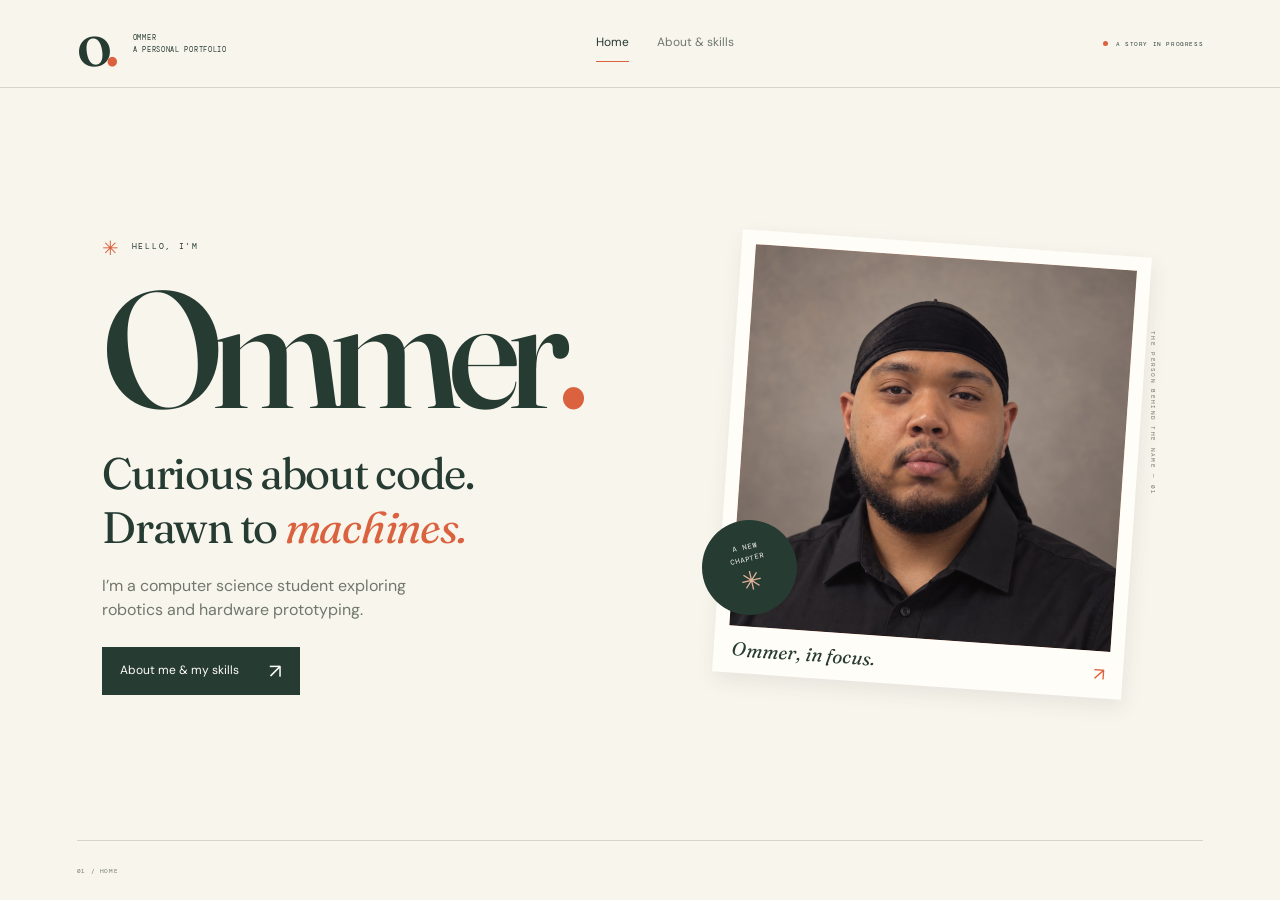
<file: index.html>
<!doctype html>
<html lang="en">
<head>
  <meta charset="utf-8">
  <meta name="viewport" content="width=device-width,initial-scale=1">
  <meta name="theme-color" content="#f8f5ed">
  <meta name="description" content="Meet Ommer, a computer science student exploring robotics and hardware prototyping.">
  <title>Ommer — Computer science, robotics &amp; prototyping</title>
  <link rel="icon" href="favicon.svg" type="image/svg+xml">
  <link rel="stylesheet" href="styles.css">
</head>
<body class="portfolio-page home-page">
  <a href="#main" class="skip-link">Skip to content</a>
  <header class="site-header">
    <a class="brand" href="index.html" aria-label="Ommer, home">o<span>.</span><span class="brand-caption">OMMER<br>A PERSONAL PORTFOLIO</span></a>
    <nav aria-label="Main navigation">
      <a href="index.html" aria-current="page">Home</a>
      <a href="about.html">About &amp; skills</a>
    </nav>
    <span class="header-note"><i></i> A STORY IN PROGRESS</span>
  </header>
  <main id="main" class="hero screen-main" tabindex="-1" aria-labelledby="hero-title">
    <div class="hero-copy">
      <p class="eyebrow"><span class="small-star" aria-hidden="true">✳</span> HELLO, I’M</p>
      <h1 id="hero-title">Ommer<span>.</span></h1>
      <p class="hero-line">Curious about code.<br> Drawn to <em>machines.</em></p>
      <p class="hero-description">I’m a computer science student exploring robotics and hardware prototyping.</p>
      <div class="hero-actions">
        <a class="button" href="about.html">About me &amp; my skills <span aria-hidden="true">↗</span></a>
      </div>
    </div>
    <div class="hero-photo-area">
      <span class="photo-side-label" aria-hidden="true">THE PERSON BEHIND THE NAME — 01</span>
      <figure class="portrait-card">
        <div class="portrait-space">
          <img src="assets/ommer-professional-v1.jpg" alt="Portrait of Ommer" width="1122" height="1402" decoding="async" fetchpriority="high">
        </div>
        <figcaption><span>Ommer, in focus.</span><span class="caption-arrow" aria-hidden="true">↗</span></figcaption>
      </figure>
      <span class="round-stamp" aria-hidden="true">A NEW<br>CHAPTER<span>✳</span></span>
    </div>
  </main>
  <footer class="screen-footer">
    <span>01 / HOME</span>
  </footer>
</body>
</html>
</file>
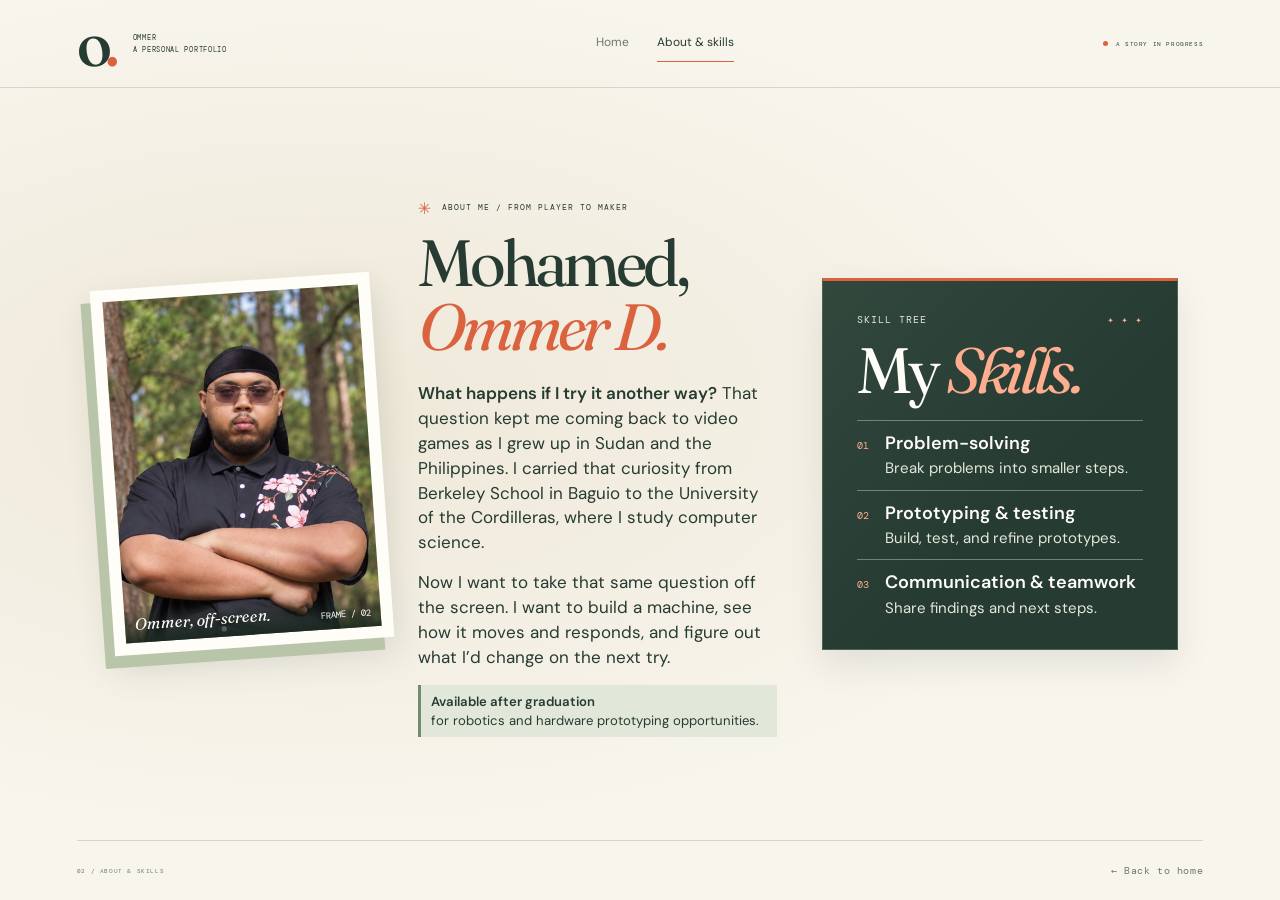
<file: about.html>
<!doctype html>
<html lang="en">
<head>
  <meta charset="utf-8">
  <meta name="viewport" content="width=device-width,initial-scale=1">
  <meta name="theme-color" content="#f8f5ed">
  <meta name="description" content="Meet Mohamed, Ommer D., a computer science student exploring robotics and hardware prototyping.">
  <title>About Me &amp; My Skills — Mohamed, Ommer D.</title>
  <link rel="icon" href="favicon.svg" type="image/svg+xml">
  <link rel="stylesheet" href="styles.css">
</head>
<body class="portfolio-page about-page">
  <a href="#main" class="skip-link">Skip to content</a>
  <header class="site-header">
    <a class="brand" href="index.html" aria-label="Ommer, home">o<span>.</span><span class="brand-caption">OMMER<br>A PERSONAL PORTFOLIO</span></a>
    <nav aria-label="Main navigation">
      <a href="index.html">Home</a>
      <a href="about.html" aria-current="page">About &amp; skills</a>
    </nav>
    <span class="header-note"><i></i> A STORY IN PROGRESS</span>
  </header>
  <main id="main" class="screen-main about-screen" tabindex="-1">
    <section class="about-story" aria-labelledby="about-title">
      <div class="about-heading">
        <p class="eyebrow"><span aria-hidden="true">✳</span> ABOUT ME / FROM PLAYER TO MAKER</p>
        <h1 id="about-title">Mohamed, <em>Ommer D.</em></h1>
      </div>
      <figure class="about-photo">
        <img src="assets/ommer-outdoors-v1.jpg" alt="Ommer standing among trees" width="1448" height="1086">
        <figcaption><span>Ommer, off-screen.</span><span class="photo-index" aria-hidden="true">FRAME / 02</span></figcaption>
      </figure>
      <div class="about-copy">
        <p><strong>What happens if I try it another way?</strong> That question kept me coming back to video games as I grew up in Sudan and the Philippines. I carried that curiosity from Berkeley School in Baguio to the University of the Cordilleras, where I study computer science.</p>
        <p>Now I want to take that same question off the screen. I want to build a machine, see how it moves and responds, and figure out what I’d change on the next try.</p>
        <p class="about-availability"><strong>Available after graduation</strong> for robotics and hardware prototyping opportunities.</p>
      </div>
    </section>
    <section class="skills-panel" aria-labelledby="skills-title">
      <p class="eyebrow skills-kicker">SKILL TREE <span aria-hidden="true">✦ ✦ ✦</span></p>
      <h2 id="skills-title">My <em>Skills.</em></h2>
      <dl>
        <div><dt><span class="skill-number" aria-hidden="true">01</span>Problem-solving</dt><dd>Break problems into smaller steps.</dd></div>
        <div><dt><span class="skill-number" aria-hidden="true">02</span>Prototyping &amp; testing</dt><dd>Build, test, and refine prototypes.</dd></div>
        <div><dt><span class="skill-number" aria-hidden="true">03</span>Communication &amp; teamwork</dt><dd>Share findings and next steps.</dd></div>
      </dl>
    </section>
  </main>
  <footer class="screen-footer">
    <span>02 / ABOUT &amp; SKILLS</span>
    <a href="index.html"><span aria-hidden="true">←</span> Back to home</a>
  </footer>
</body>
</html>
</file>
<file: styles.css>
@import url('https://fonts.googleapis.com/css2?family=DM+Mono:wght@400;500&family=DM+Sans:wght@400;500;600&family=Fraunces:ital,wght@0,400;0,500;0,600;1,400;1,500&display=swap');

:root{--paper:#f8f5ed;--ink:#263b32;--muted:#70786c;--line:#d3d6c9;--orange:#db623e;--warm:#dfac94;--cream:#fffdf7;--serif:'Fraunces',Georgia,serif;--sans:'DM Sans',Arial,sans-serif;--mono:'DM Mono',monospace}
*{box-sizing:border-box}html{scroll-behavior:smooth;scroll-padding-top:35px}body{margin:0;background:var(--paper);color:var(--ink);font:16px/1.65 var(--sans)}h1,h2,h3,p,figure{margin:0}a{color:inherit;text-decoration:none}button{font:inherit;color:inherit;cursor:pointer;touch-action:manipulation}a,button{-webkit-tap-highlight-color:transparent}a:focus-visible,button:focus-visible,[tabindex]:focus-visible{outline:3px solid var(--orange);outline-offset:5px}::selection{background:#e7b69d;color:#263b32}main,header,footer{max-width:1440px;margin:auto}h1,h2,h3{font-family:var(--serif);font-weight:400}h2 em,h3 em{font-weight:400;color:var(--orange)}.eyebrow{font:8px/1.6 var(--mono);letter-spacing:1px}.reading-progress{position:fixed;left:0;right:0;top:0;height:3px;background:var(--orange);transform-origin:left;transform:scaleX(0);z-index:30;pointer-events:none}

/* A quiet header frames an expressive, photo-led introduction. */
.site-header{height:107px;padding:0 6%;display:flex;align-items:center;justify-content:space-between;gap:30px;border-bottom:1px solid var(--line)}.brand{font:500 63px/.9 var(--serif);letter-spacing:-7px;display:flex;align-items:center;gap:0}.brand>span:first-child{color:var(--orange)}.brand-caption{font:7px/1.7 var(--mono);letter-spacing:.7px;margin-left:20px}nav{display:flex;gap:28px}nav a{font-size:11px;color:var(--muted);padding:8px 0;border-bottom:1px solid transparent;transition:color .2s,border-color .2s}nav a:hover{color:var(--ink);border-color:var(--orange)}.header-note{font:6px var(--mono);letter-spacing:.6px;display:flex;align-items:center;gap:8px}.header-note i{width:5px;height:5px;background:var(--orange);border-radius:50%}
.hero{display:grid;grid-template-columns:1.06fr 1fr;gap:0 7%;align-items:center;padding:66px 6% 0;overflow:hidden}.hero-copy{position:relative;padding:12px 0 20px;z-index:2}.hero .eyebrow{display:flex;align-items:center;gap:12px;font-size:8px;letter-spacing:1.7px}.small-star{font-size:26px;line-height:1;color:var(--orange)}.hero h1{font-size:clamp(92px,12vw,173px);letter-spacing:-10px;line-height:1.04;margin-top:16px;font-weight:500}.hero h1>span{color:var(--orange)}.hero-line{font:400 clamp(27px,3.2vw,44px)/1.22 var(--serif);letter-spacing:-1.3px;margin-top:22px}.hero-line em{color:var(--orange)}.hero-description{font-size:13px;line-height:1.9;color:var(--muted);margin-top:24px}.hero-actions{display:flex;gap:25px;align-items:center;margin-top:28px}.button{display:inline-flex;align-items:center;justify-content:space-between;gap:30px;border:0;background:var(--ink);color:var(--cream);font-size:11px;padding:14px 18px;transition:background .2s,transform .2s}.button>span{font-size:20px;line-height:1}.button:hover{background:var(--orange);transform:translateY(-2px)}.quiet-button{font-size:11px;background:none;border:0;border-bottom:1px solid var(--line);padding:8px 0}.quiet-button>span{margin-left:13px}.quiet-button:hover{color:var(--orange)}.hero-signature{display:flex;align-items:center;gap:20px;margin-top:36px}.hero-signature svg{width:105px;height:44px;fill:none;stroke:var(--orange);stroke-width:1.3;stroke-linecap:round}.hero-signature>span{font:6px/1.9 var(--mono);letter-spacing:.9px;color:var(--muted)}
.hero-photo-area{position:relative;min-width:0;padding:0 17px 10px 6px;transform:translateY(-3px)}.portrait-card{background:var(--cream);padding:14px 14px 0;box-shadow:2px 8px 20px #31382916;transform:rotate(4deg);transition:transform .5s}.portrait-card:hover{transform:rotate(1deg)}.portrait-space{aspect-ratio:.89;position:relative;isolation:isolate;background:var(--warm);overflow:hidden}.portrait-space:before{content:'';position:absolute;inset:12% 14% 0;border:1px solid #a36b4b5c;border-radius:48% 48% 0 0;z-index:1}.portrait-letter{position:absolute;inset:-6% 0 0;text-align:center;color:#c88c6d;font:400 clamp(290px,37vw,510px)/1 var(--serif);opacity:.6}.portrait-placeholder{position:absolute;inset:20%;z-index:2;display:flex;flex-direction:column;justify-content:center;align-items:center;gap:20px}.portrait-placeholder svg{width:68px;height:78px;fill:none;stroke:#79523d;stroke-width:1}.portrait-placeholder>span{font:6px var(--mono);letter-spacing:1.6px;color:#6d4937}.portrait-space>img{width:100%;height:100%;object-fit:cover;position:absolute;inset:0;z-index:1}.photo-number{position:absolute;bottom:14px;right:15px;font:7px var(--mono);color:#80573f;z-index:2}.portrait-card figcaption{display:flex;justify-content:space-between;align-items:center;padding:17px 7px 19px;font:italic 19px/1.2 var(--serif)}.caption-arrow{font:26px/1 var(--sans);font-style:normal;color:var(--orange)}.photo-side-label{position:absolute;writing-mode:vertical-rl;right:-20px;top:20%;font:6px var(--mono);letter-spacing:1.3px;color:var(--muted)}.round-stamp{position:absolute;left:-25px;bottom:16%;width:95px;height:95px;border-radius:50%;background:var(--ink);color:var(--cream);display:flex;align-items:center;justify-content:center;flex-direction:column;text-align:center;font:7px/1.6 var(--mono);letter-spacing:1px;transform:rotate(-13deg);z-index:3}.round-stamp>span{font:26px/1 var(--sans);margin-top:4px;color:#e5b39a}.photo-bottom-note{display:flex;justify-content:space-between;align-items:center;font:6px var(--mono);letter-spacing:.8px;margin-top:30px;color:var(--muted);padding-left:8px}.photo-bottom-note>span:last-child{font-size:10px;letter-spacing:4px;color:var(--orange)}.hero-foot{grid-column:1/-1;display:flex;align-items:center;justify-content:space-between;gap:20px;border-top:1px solid var(--line);margin-top:61px;padding:24px 0;font:7px var(--mono);letter-spacing:.8px;color:var(--muted)}.hero-foot a>span{margin-left:13px;color:var(--orange);font-size:15px}

/* Short introductions and image spaces replace long descriptions. */
.introduction{padding:83px 6% 70px;border-top:1px solid var(--line);display:grid;grid-template-columns:1fr 2.4fr;gap:60px}.section-marker{display:flex;justify-content:space-between;gap:20px;font:7px var(--mono);letter-spacing:.8px;padding-top:12px}.section-marker>span:last-child{font:25px/1 var(--sans);color:var(--orange)}.intro-body{position:relative}.intro-body h2{font-size:clamp(40px,5vw,68px);line-height:1.12;letter-spacing:-2.2px}.intro-body p{font-size:13px;line-height:1.9;color:var(--muted);margin-top:25px}.intro-star{position:absolute;right:0;bottom:12px;font:83px/1 var(--sans);color:var(--orange)}.pictures{padding:0 6% 90px}.picture-heading{display:flex;justify-content:space-between;align-items:flex-end;gap:30px;margin-bottom:35px}.picture-heading h2{font-size:36px;line-height:1.17;letter-spacing:-1px}.picture-heading>.eyebrow{color:var(--muted);font-size:6px;padding-bottom:4px}.gallery{display:grid;grid-template-columns:minmax(0,1.12fr) minmax(0,1fr);gap:55px;align-items:start}.gallery-card{background:var(--cream);padding:12px 12px 0;box-shadow:0 5px 20px #263b320b;transform:rotate(-2deg);transition:transform .4s}.gallery-card:hover{transform:rotate(0)}.second-card{margin-top:55px;transform:rotate(3deg)}.gallery-space{aspect-ratio:1.44;display:flex;flex-direction:column;align-items:center;justify-content:center;gap:19px;position:relative;overflow:hidden}.learning-space{background:#b8c3b0;color:#526b4d}.personal-space{background:#d5c9b6;color:#8f7959}.gallery-space>svg{width:43px;height:34px;fill:none;stroke:currentColor;stroke-width:1;position:relative;z-index:1}.gallery-space>span:last-child{font:6px var(--mono);letter-spacing:1.2px;z-index:1}.photo-grid{position:absolute;inset:0;background-image:linear-gradient(#526b4d12 1px,transparent 1px),linear-gradient(90deg,#526b4d12 1px,transparent 1px);background-size:28px 28px;transform:rotate(-9deg) scale(1.3)}.gallery-circle{position:absolute;width:80%;height:140%;border:1px solid #8f795940;border-radius:50%;right:-15%;top:16%}.gallery-space>img{width:100%;height:100%;object-fit:cover;position:absolute;inset:0;z-index:1}.gallery-card figcaption{display:flex;justify-content:space-between;align-items:center;padding:16px 6px;font:italic 17px var(--serif)}.gallery-card figcaption>span:last-child{font:6px var(--mono);color:var(--muted)}

/* The mindset is a graphic composition, rather than a list of claims. */
.mindset{padding:65px 6% 75px;background:#eaece1}.mindset-heading{display:flex;justify-content:space-between;gap:30px;align-items:center;margin-bottom:45px}.mindset-heading .eyebrow{font-size:7px;color:var(--muted)}.mindset-heading h2{font-size:37px;letter-spacing:-1px}.principles{display:grid;grid-template-columns:repeat(3,minmax(0,1fr));border-top:1px solid #bfc8b4}.principles>div{position:relative;padding:26px 28px 0 0}.principles>div+div{padding-left:28px;border-left:1px solid #c6cdbc}.principle-number{font:7px var(--mono);color:var(--muted)}.principles h3{font-size:clamp(37px,4.4vw,61px);line-height:1.07;letter-spacing:-1.8px;margin-top:22px}.principle-mark{font:32px/1 var(--sans);display:block;color:var(--orange);margin-top:30px}.principles>div:nth-child(2) .principle-mark{font-size:39px}.principles>div:nth-child(3) .principle-mark{font-size:40px}
.closing{padding:50px 6% 40px;background:var(--ink);color:var(--paper);position:relative;overflow:hidden}.closing:after{content:'';position:absolute;width:47%;height:170%;border:1px solid #f8f5ed1f;border-radius:50%;top:10%;right:7%;transform:rotate(35deg);pointer-events:none}.closing-label{display:flex;justify-content:space-between;align-items:center;position:relative;z-index:1}.closing-label .eyebrow{color:#b4bfae;font-size:7px}.closing-label>span:last-child{font:53px/1 var(--sans);color:#edb398}.closing h2{font-size:clamp(68px,9.7vw,138px);line-height:.98;letter-spacing:-4px;margin-top:8px;position:relative;z-index:1}.closing h2 em{color:#edb398}.closing-foot{display:flex;align-items:flex-end;justify-content:space-between;gap:25px;margin-top:35px;position:relative;z-index:1}.closing-foot>span{font-size:12px;color:#c4cebc}.closing-foot>a{height:45px;width:45px;display:grid;place-items:center;border:1px solid #879880;border-radius:50%;font-size:24px;transition:background .2s,color .2s}.closing-foot>a:hover{background:#edb398;color:var(--ink)}footer{padding:25px 6%;display:flex;align-items:center;justify-content:space-between;gap:25px}.footer-brand{font:500 30px/1 var(--serif);letter-spacing:-1.2px}.footer-brand>span{color:var(--orange)}footer>span,footer>a:last-child{font:6px var(--mono);letter-spacing:.6px;color:var(--muted)}footer>a:last-child:hover{color:var(--orange)}

/* The optional interaction stays behind one intentional invitation. */
.skip-link{position:fixed;top:-100px;left:20px;z-index:100;background:var(--ink);color:var(--paper);padding:12px 20px}.skip-link:focus{top:15px}dialog{width:calc(100% - 36px);max-width:610px;max-height:87vh;overflow-y:auto;background:var(--paper);color:var(--ink);border:0;padding:40px;box-shadow:0 25px 80px #0004}dialog::backdrop{background:#1f302bdc;backdrop-filter:blur(6px)}.dialog-close{position:absolute;right:16px;top:14px;width:33px;height:33px;border:1px solid var(--line);background:none;font-size:25px;line-height:1}dialog>.eyebrow{font-size:7px;color:var(--muted)}dialog h2{font-size:48px;letter-spacing:-2px;line-height:1.08;margin-top:20px}.dialog-description{font-size:12px;color:var(--muted);margin-top:20px;max-width:400px}.demo-tabs{display:flex;gap:8px;margin:26px 0 0}.demo-tabs>button{flex:1;padding:11px 7px;background:none;border:1px solid var(--line);font:8px var(--mono)}.demo-tabs>button[aria-selected=true]{background:var(--ink);border-color:var(--ink);color:var(--paper)}#demo-panel{margin-top:18px;background:#eaece1;padding:23px}#demo-heading{font-size:28px;line-height:1.2;letter-spacing:-.8px}#demo-copy{font-size:12px;line-height:1.8;color:var(--muted);margin-top:13px}.demo-action{margin-top:20px;font-size:10px}#demo-status{font-size:11px;line-height:1.8;margin-top:18px;min-height:38px}.dialog-foot{font:6px/1.8 var(--mono);color:var(--muted);margin-top:20px}

@media(min-width:1441px){body{max-width:1440px;margin:auto;border-left:1px solid var(--line);border-right:1px solid var(--line)}}
@media(max-width:1050px){.site-header{gap:22px}nav{gap:22px}.hero{gap:0 5%;padding-top:48px}.hero h1{letter-spacing:-7px}.hero-line{font-size:31px}.hero-description{font-size:12px}.hero-actions{gap:18px}.button{padding:13px 16px;gap:23px}.quiet-button{font-size:10px}.portrait-card{padding:11px 11px 0}.portrait-card figcaption{font-size:16px;padding:15px 5px}.portrait-placeholder svg{width:56px;height:64px}.round-stamp{width:77px;height:77px;left:-16px;font-size:6px}.photo-side-label{right:-10px;font-size:5px}.photo-bottom-note{font-size:5px}.hero-signature{margin-top:30px}.introduction{gap:40px}.intro-star{font-size:65px}.gallery{gap:40px}.picture-heading h2{font-size:32px}.mindset-heading h2{font-size:32px}}
@media(max-width:800px){.header-note{display:none}.site-header{height:90px}.hero{gap:0 4%;padding-top:40px}.hero h1{font-size:12vw;letter-spacing:-5px}.hero-line{font-size:27px;letter-spacing:-.8px}.hero-description{font-size:11px;margin-top:19px}.hero-actions{gap:15px}.button{font-size:10px;padding:12px 13px;gap:18px}.quiet-button{font-size:9px}.quiet-button>span{margin-left:7px}.hero-signature{gap:15px;margin-top:26px}.hero-signature svg{width:80px;height:35px}.hero-signature>span{font-size:5px}.hero .eyebrow{font-size:7px;gap:8px}.portrait-placeholder svg{width:45px;height:52px}.portrait-placeholder{gap:15px}.portrait-placeholder>span{font-size:5px}.portrait-letter{font-size:38vw}.round-stamp{height:66px;width:66px;font-size:5px;left:-13px}.round-stamp>span{font-size:21px}.portrait-card figcaption{font-size:14px}.photo-bottom-note{margin-top:25px;font-size:4px}.photo-side-label{font-size:4px;right:-6px}.hero-foot{margin-top:45px;font-size:6px}.hero-foot a{font-size:6px}.introduction{grid-template-columns:.9fr 2.1fr;gap:30px;padding-top:65px;padding-bottom:60px}.section-marker{font-size:6px}.intro-body h2{font-size:41px}.intro-body p{font-size:12px}.intro-star{font-size:55px;right:-5px}.gallery{gap:30px}.gallery-card{padding:9px 9px 0}.gallery-card figcaption{font-size:14px;padding:13px 4px}.picture-heading>.eyebrow{font-size:5px}.mindset{padding-top:48px;padding-bottom:55px}.mindset-heading h2{font-size:28px}.mindset-heading .eyebrow{font-size:6px}.principles h3{font-size:37px}.principles>div{padding-right:22px}.principles>div+div{padding-left:22px}.closing h2{font-size:78px}}
@media(max-width:650px){html{scroll-padding-top:25px}.site-header{height:81px;gap:20px}.brand{font-size:52px;letter-spacing:-6px}.brand-caption{font-size:5px;letter-spacing:.4px;margin-left:15px}nav{gap:17px}nav a{font-size:9px}.hero{grid-template-columns:minmax(0,1fr);gap:35px;padding-top:34px}.hero-copy{padding:0}.hero .eyebrow{font-size:7px}.small-star{font-size:23px}.hero h1{font-size:clamp(94px,23vw,145px);letter-spacing:-7px;margin-top:12px}.hero-line{font-size:34px;letter-spacing:-1px;margin-top:17px}.hero-description{font-size:12px;line-height:1.85;margin-top:20px}.hero-description br{display:none}.hero-description{max-width:310px}.hero-actions{gap:26px;margin-top:23px}.button{padding:14px 17px;font-size:11px;gap:25px}.quiet-button{font-size:11px}.hero-signature{position:absolute;right:0;top:16px;margin:0;gap:0}.hero-signature svg{width:72px;height:35px;transform:rotate(-12deg)}.hero-signature>span{display:none}.hero-photo-area{max-width:460px;width:100%;justify-self:center;padding:12px 16px 0;margin-top:4px;transform:none}.portrait-space{aspect-ratio:1.05}.portrait-card{padding:12px 12px 0;transform:rotate(3deg)}.portrait-card figcaption{font-size:18px;padding:17px 6px}.portrait-placeholder svg{width:61px;height:70px}.portrait-placeholder>span{font-size:6px}.portrait-letter{font-size:84vw;inset:-17% 0 0}.round-stamp{height:81px;width:81px;left:-1px;bottom:17%;font-size:6px}.round-stamp>span{font-size:26px}.photo-side-label{font-size:5px;right:0;top:28%;letter-spacing:.6px}.photo-bottom-note{font-size:5px;margin-top:25px;padding:0 3px}.photo-bottom-note>span:last-child{font-size:8px}.hero-foot{margin-top:4px;font-size:5px;gap:15px;letter-spacing:.5px;padding:20px 0}.hero-foot a{font-size:5px}.hero-foot a>span{margin-left:5px}.introduction{grid-template-columns:minmax(0,1fr);gap:25px;padding-top:47px;padding-bottom:45px}.section-marker{max-width:210px;font-size:6px;padding-top:0}.intro-body h2{font-size:44px;letter-spacing:-1.7px}.intro-body p{font-size:12px;margin-top:22px}.intro-star{font-size:59px;right:0;bottom:0}.pictures{padding-bottom:52px}.picture-heading{align-items:flex-start;flex-direction:column;gap:16px;margin-bottom:25px}.picture-heading h2{font-size:30px}.picture-heading>.eyebrow{font-size:5px}.gallery{gap:25px;grid-template-columns:minmax(0,1fr) minmax(0,1fr)}.gallery-space{aspect-ratio:.95;gap:15px}.gallery-space>svg{width:31px;height:25px}.gallery-space>span:last-child{font-size:4px;letter-spacing:.6px}.gallery-card{padding:7px 7px 0}.gallery-card figcaption{font-size:12px;padding:12px 3px;line-height:1.4;gap:7px}.gallery-card figcaption>span:last-child{font-size:4px}.second-card{margin-top:40px}.mindset{padding-top:40px;padding-bottom:43px}.mindset-heading{align-items:flex-start;flex-direction:column;gap:15px;margin-bottom:30px}.mindset-heading h2{font-size:33px}.mindset-heading .eyebrow{font-size:6px}.principles>div{padding:18px 15px 0 0}.principles>div+div{padding-left:15px}.principle-number{font-size:6px}.principles h3{font-size:clamp(25px,5.7vw,36px);letter-spacing:-1px;line-height:1.1;margin-top:21px}.principle-mark{font-size:25px;margin-top:25px}.principles>div:nth-child(2) .principle-mark{font-size:30px}.principles>div:nth-child(3) .principle-mark{font-size:31px}.closing{padding-top:31px;padding-bottom:30px}.closing-label .eyebrow{font-size:5px}.closing-label>span:last-child{font-size:40px}.closing h2{font-size:clamp(58px,14vw,85px);letter-spacing:-2.5px;line-height:1.03;margin-top:12px}.closing-foot{margin-top:27px;gap:20px}.closing-foot>span{font-size:10px}.closing-foot>a{width:38px;height:38px;font-size:21px}footer{flex-wrap:wrap;gap:16px;padding-top:22px;padding-bottom:22px}.footer-brand{font-size:28px}footer>span{font-size:5px}footer>a:last-child{font-size:5px;width:100%;text-align:right}dialog{padding:32px 24px}dialog h2{font-size:39px}.demo-tabs>button{font-size:7px;padding:11px 4px}#demo-panel{padding:20px}#demo-heading{font-size:25px}#demo-copy{font-size:11px}.demo-action{font-size:10px}#demo-status{font-size:10px}.dialog-foot{font-size:5px}}
@media(max-width:380px){.brand-caption{font-size:4px}.site-header{gap:12px}nav{gap:13px}nav a{font-size:8px}.hero-signature svg{width:55px}.hero h1{font-size:24vw;letter-spacing:-6px}.hero-line{font-size:31px}.hero-actions{gap:22px}.quiet-button{font-size:10px}.round-stamp{width:68px;height:68px;font-size:5px}.round-stamp>span{font-size:23px}.portrait-card figcaption{font-size:16px}.gallery{gap:18px}.gallery-card figcaption{font-size:11px}.intro-body h2{font-size:39px}.intro-star{font-size:47px}.intro-body p{font-size:11px}.principles>div{padding-right:10px}.principles>div+div{padding-left:10px}.principles h3{font-size:25px;letter-spacing:-1.2px}.mindset-heading h2{font-size:30px}}
@keyframes arrive{from{opacity:0;transform:translateY(13px)}to{opacity:1;transform:translateY(0)}}.hero-copy{animation:arrive .7s ease both}.hero-photo-area{animation:arrive .9s .1s ease both}
@media(prefers-reduced-motion:reduce){html{scroll-behavior:auto}*,*:before,*:after{animation:none!important;transition:none!important}}

/* Keep the expanded biography and career direction readable in the existing layout. */
.intro-body>p{max-width:min(570px,calc(100% - 85px))}.intro-body>p+p{margin-top:16px}.principles p{font:400 12px/1.85 var(--sans);color:var(--muted);max-width:250px;margin-top:18px}
@media(max-width:650px){.intro-body>p{max-width:none}.intro-star{display:none}.principles p{font-size:10px;line-height:1.8;margin-top:14px}}

/* Two supplied photographs: a clear portrait and one complete landscape image. */
.portrait-space>img{object-position:center 30%}.gallery{grid-template-columns:minmax(0,1fr);max-width:950px;margin-left:auto;margin-right:auto}.gallery .second-card{margin-top:0;transform:rotate(-1.5deg)}.gallery .second-card:hover{transform:rotate(0)}.gallery .gallery-space{aspect-ratio:4/3}

/* Two compact portfolio pages share the original editorial palette and type. */
.portfolio-page {
  min-height: 100vh;
  min-height: 100dvh;
  display: grid;
  grid-template-rows: auto 1fr auto;
}
.portfolio-page .site-header {
  width: 100%;
  height: clamp(48px, 10dvh, 88px);
}
.portfolio-page nav a { font-size: 12px; }
.portfolio-page nav a[aria-current] { color: var(--ink); border-color: var(--orange); }
.screen-main { width: 100%; margin: 0 auto; }
.portfolio-page .hero {
  gap: clamp(14px, 5vw, 72px);
  padding: clamp(12px, 3dvh, 32px) 8%;
  overflow: visible;
}
.portfolio-page .hero-copy { padding: 0; }
.portfolio-page .hero h1 {
  font-size: clamp(48px, min(13vw, 19dvh), 166px);
  letter-spacing: -.07em;
  margin-top: clamp(0px, 1dvh, 12px);
  line-height: .97;
}
.portfolio-page .hero-line {
  font-size: clamp(21px, min(4.2vw, 5.8dvh), 44px);
  margin-top: clamp(7px, 2dvh, 20px);
}
.portfolio-page .hero-description {
  font-size: clamp(13px, 2.1dvh, 16px);
  line-height: 1.45;
  max-width: 30ch;
  margin-top: clamp(8px, 2.2dvh, 20px);
}
.portfolio-page .hero-actions { margin-top: clamp(10px, 3dvh, 26px); }
.portfolio-page .button { min-height: 44px; font-size: 12px; }
.portfolio-page .hero-photo-area {
  width: min(100%, 410px, 53dvh);
  margin: 0;
  padding: 0;
  justify-self: center;
}
.portfolio-page .portrait-space { aspect-ratio: 1; }
.portfolio-page .portrait-card figcaption {
  font-size: clamp(13px, 2.6dvh, 19px);
  padding: clamp(4px, 1.4dvh, 12px) 4px;
}
.portfolio-page .portrait-card figcaption .caption-arrow { font-size: 18px; }
.screen-footer {
  display: flex;
  width: 88%;
  justify-content: space-between;
  align-items: center;
  gap: 10px;
  min-height: clamp(38px, 7dvh, 60px);
  padding: 4px 0;
  border-top: 1px solid var(--line);
  font: 10px/1.3 var(--mono);
  color: var(--muted);
}
.screen-footer > a:last-child, .screen-footer button {
  width: auto;
  padding: 6px 0;
  font-size: 10px;
}
.screen-footer a:hover, .screen-footer button:hover { color: var(--orange); }

.about-page {
  background: radial-gradient(ellipse at 25% 45%, #eee8d8, transparent 62%), var(--paper);
}
.about-screen {
  display: grid;
  grid-template-columns: minmax(0, 1.9fr) minmax(0, 1fr);
  align-items: center;
  gap: clamp(20px, 3.5vw, 52px);
  padding: clamp(12px, 3.5dvh, 42px) 8%;
}
.about-story {
  display: grid;
  grid-template-columns: minmax(0, .78fr) minmax(0, 1fr);
  grid-template-areas: "photo heading" "photo copy";
  column-gap: clamp(14px, 2.8vw, 38px);
  align-items: center;
}
.about-heading { grid-area: heading; }
.about-copy { grid-area: copy; }
.about-photo {
  grid-area: photo;
  position: relative;
  padding: clamp(4px, 1vw, 12px);
  background: var(--cream);
  transform: rotate(-4deg);
  box-shadow: -10px 12px 0 #b9c5a9, 0 14px 34px #263b3226;
}
.about-photo figcaption {
  position: absolute;
  inset: auto 12px 12px;
  display: flex;
  align-items: end;
  justify-content: space-between;
  gap: 8px;
  padding: 8px 10px;
  color: var(--cream);
  background: linear-gradient(transparent, #18271ee8);
  font: italic 16px/1.2 var(--serif);
}
.photo-index { font: 9px var(--mono); white-space: nowrap; }
.about-photo img {
  display: block;
  width: 100%;
  height: auto;
  aspect-ratio: 3 / 4;
  max-height: 62dvh;
  object-fit: cover;
  object-position: center 30%;
}
.about-story .eyebrow { display: flex; gap: 10px; align-items: center; }
.about-story .eyebrow span { font-size: 21px; color: var(--orange); }
.about-story h1, .skills-panel h2 {
  font-size: clamp(36px, min(5.1vw, 11dvh), 70px);
  line-height: .98;
  letter-spacing: -.065em;
}
.about-story h1 { margin: 7px 0 clamp(8px, 2.5dvh, 22px); text-wrap: balance; }
.about-story h1 em { color: var(--orange); display: block; }
.about-copy p {
  font-size: clamp(13px, 2.45dvh, 17px);
  line-height: 1.46;
  max-width: 46ch;
}
.about-copy p + p { margin-top: clamp(6px, 1.7dvh, 16px); }
.about-copy strong { font-weight: 600; }
.about-availability {
  border-inline-start: 3px solid #738b70;
  padding: 7px 10px;
  background: #e2e8d9;
}
.about-copy .about-availability { font-size: .82em; }
.about-availability strong { display: block; }
.skills-panel {
  padding: clamp(13px, 3.5dvh, 32px) clamp(15px, 3vw, 34px);
  background: linear-gradient(135deg, #32483d, var(--ink) 56%);
  color: var(--cream);
  border: 1px solid #4b6254;
  border-top: 3px solid var(--orange);
  box-shadow: 0 15px 32px #263b321a;
}
.skills-panel h2 { font-size: clamp(32px, min(5vw, 8dvh), 65px); }
.skills-panel h2 em, .skill-number { color: #ffad8f; }
.skills-panel .skills-kicker {
  display: flex;
  justify-content: space-between;
  gap: 12px;
  margin-bottom: clamp(4px, 1.25dvh, 11px);
  color: #e5e8da;
  font-size: 10px;
}
.skills-kicker span { color: #ffad8f; white-space: nowrap; }
.skills-panel dl { margin: clamp(6px, 2dvh, 20px) 0 0; }
.skills-panel dl div {
  border-top: 1px solid #718278;
  padding: clamp(4px, 1.3dvh, 11px) 0;
}
.skills-panel dl div:last-child { padding-bottom: 0; }
.skills-panel dt { font-weight: 600; font-size: clamp(13px, 2.6dvh, 18px); line-height: 1.3; }
.skill-number { display: inline-block; width: 28px; font: 10px var(--mono); }
.skills-panel dd { margin: 3px 0 0 28px; color: #e5e8da; font-size: clamp(12px, 2.1dvh, 15px); line-height: 1.35; }

@media (max-width: 650px) {
  .portfolio-page .hero { grid-template-columns: minmax(0, 1fr) minmax(0, 1fr); }
  .portfolio-page .site-header .brand { font-size: 38px; letter-spacing: -4px; }
  .portfolio-page .brand-caption { font-size: 5px; }
  .portfolio-page .button { gap: 9px; }
  .portfolio-page .photo-side-label { display: none; }
}
@media (max-width: 650px) and (orientation: portrait) {
  .portfolio-page .hero {
    grid-template-columns: minmax(0, 1fr);
    align-content: center;
    gap: clamp(12px, 3dvh, 30px);
  }
  .portfolio-page .hero h1 { font-size: clamp(55px, 17vw, 100px); }
  .portfolio-page .hero-line br { display: none; }
  .portfolio-page .hero-description { max-width: 35ch; }
  .portfolio-page .hero-photo-area { width: min(73%, 300px, 34dvh); }
  .portfolio-page .round-stamp { width: 56px; height: 56px; }
  .portfolio-page .round-stamp > span { font-size: 17px; }
  .about-screen { grid-template-columns: minmax(0, 1fr); align-content: center; }
}
@media (max-height: 500px) and (orientation: landscape) {
  .portfolio-page .round-stamp { width: 48px; height: 48px; left: -12px; }
  .portfolio-page .round-stamp > span { font-size: 16px; }
}
@media (max-width: 650px), (max-height: 500px) {
  .portfolio-page .site-header { height: 50px; }
  .screen-footer { min-height: 37px; }
  .portfolio-page .hero, .about-screen { padding-block: 12px; }
  .portfolio-page .hero-line { margin-top: 7px; font-size: 19px; }
  .portfolio-page .hero-description { margin-top: 8px; font-size: 13px; }
  .portfolio-page .hero-actions { margin-top: 11px; }
  .portfolio-page .button { padding-block: 9px; }
  .about-story .eyebrow span { line-height: 1; }
  .about-story h1 { margin-bottom: 9px; }
  .about-copy p { font-size: 14px; line-height: 1.4; }
  .about-copy p + p { margin-top: 7px; }
  .skills-panel { padding-block: 12px; }
  .skills-panel dl { margin-top: 7px; }
  .skills-panel dl div { padding-block: 5px; }
  .skills-panel dl div:last-child { padding-bottom: 0; }
  .skills-panel dt { font-size: 14px; }
  .skills-panel dd { font-size: 12px; }
}
@media (max-width: 650px) and (orientation: portrait) {
  .portfolio-page .hero, .about-screen { gap: 15px; }
  .portfolio-page .hero-photo-area { width: min(73%, 300px, 28.5dvh); }
}
@media (max-height: 500px) and (orientation: landscape) {
  .portfolio-page .hero, .about-screen { gap: 18px; padding-inline: 6%; }
  .portfolio-page .hero-photo-area { width: min(100%, 51dvh); }
  .portfolio-page .hero-line br { display: none; }
  .portfolio-page .hero .small-star { font-size: 19px; }
  .portfolio-page .hero h1 { font-size: clamp(42px, 15dvh, 70px); }
}
@media (max-height: 350px) and (orientation: landscape) {
  .portfolio-page .hero, .about-screen { padding-block: 8px; }
  .portfolio-page .hero-line { display: none; }
  .about-copy p { font-size: 13px; }
  .skills-panel { padding-block: 9px; }
  .skills-panel dl div { padding-block: 3px; }
}

@media (max-width: 820px), (max-height: 500px) {
  .about-story {
    grid-template-columns: minmax(0, 1fr) clamp(66px, 20vw, 118px);
    grid-template-areas: "heading photo" "copy copy";
    row-gap: 7px;
  }
  .about-story h1 { margin-bottom: 0; font-size: clamp(30px, 6vw, 48px); text-wrap: initial; }
  .about-photo { box-shadow: -4px 5px 0 #b9c5a9; }
  .about-photo img { aspect-ratio: 4 / 3; }
  .about-photo figcaption { display: none; }
}
@media (max-height: 500px) and (orientation: landscape) {
  .about-screen { grid-template-columns: repeat(2, minmax(0, 1fr)); }
  .skill-number { display: none; }
  .skills-panel dd { margin-left: 0; }
  .about-story { grid-template-columns: minmax(0, 1fr) clamp(62px, 14vw, 90px); }
}

@media (max-height: 350px) and (orientation: landscape) {
  .about-screen { padding-block: 3px; }
  .skills-panel { padding-block: 6px; }
  .skills-panel dt { font-size: 13px; }
  .skills-panel .skills-kicker { margin-bottom: 3px; }
}

@media (max-width: 360px) and (orientation: portrait) {
  .about-screen { gap: 12px; padding-block: 8px; }
}

/* Keep the full biography readable on compact screens. */
@media (max-width: 650px) and (max-height: 700px) and (orientation: portrait), (max-height: 420px) and (orientation: landscape) {
  .about-screen { gap: 9px; padding-block: 4px; }
  .about-story { grid-template-columns: minmax(0, 1fr) 64px; row-gap: 5px; }
  .about-story h1 { font-size: 25px; margin-top: 4px; }
  .about-copy p { font-size: 13px; line-height: 1.3; }
  .about-copy p + p { margin-top: 5px; }
  .about-availability { padding: 3px 6px; }
  .about-availability strong { display: inline; }
  .skills-panel { padding-block: 7px; }
  .skills-panel h2 { font-size: 26px; }
  .skills-panel .skills-kicker { display: none; }
  .skills-panel dl { margin-top: 5px; }
  .skills-panel dl div { padding-block: 3px; }
  .skills-panel dt { font-size: 13px; }
  .skills-panel dd { margin-top: 1px; line-height: 1.2; }
}

@media (max-height: 420px) and (orientation: landscape) {
  .about-screen { grid-template-columns: minmax(0, 1.45fr) minmax(0, 1fr); }
}

@media (max-height: 350px) and (orientation: landscape) {
  .about-heading .eyebrow { display: none; }
  .about-story h1 { margin-top: 0; }
  .about-story { row-gap: 3px; }
  .about-copy p { line-height: 1.24; }
}

@media (max-width: 360px) and (orientation: portrait), (max-height: 350px) and (orientation: landscape) {
  .about-screen { padding-inline: 5%; }
  .about-heading .eyebrow { display: none; }
  .about-story h1 { margin-top: 0; }
  .about-copy p { font-size: 12px; line-height: 1.25; }
}

@media (max-height: 420px) and (orientation: landscape) {
  .about-screen { padding-block: 2px; }
}

@media (max-height: 350px) and (orientation: landscape) {
  .about-screen { grid-template-columns: minmax(0, 1.58fr) minmax(0, 1fr); }
  .about-page .site-header { height: 40px; }
  .about-page .screen-footer { min-height: 29px; }
  .about-story { grid-template-columns: minmax(0, 1fr) 52px; }
  .about-copy .about-availability { font-size: 12px; }
  .skills-panel { padding-inline: 10px; }
}
</file>
